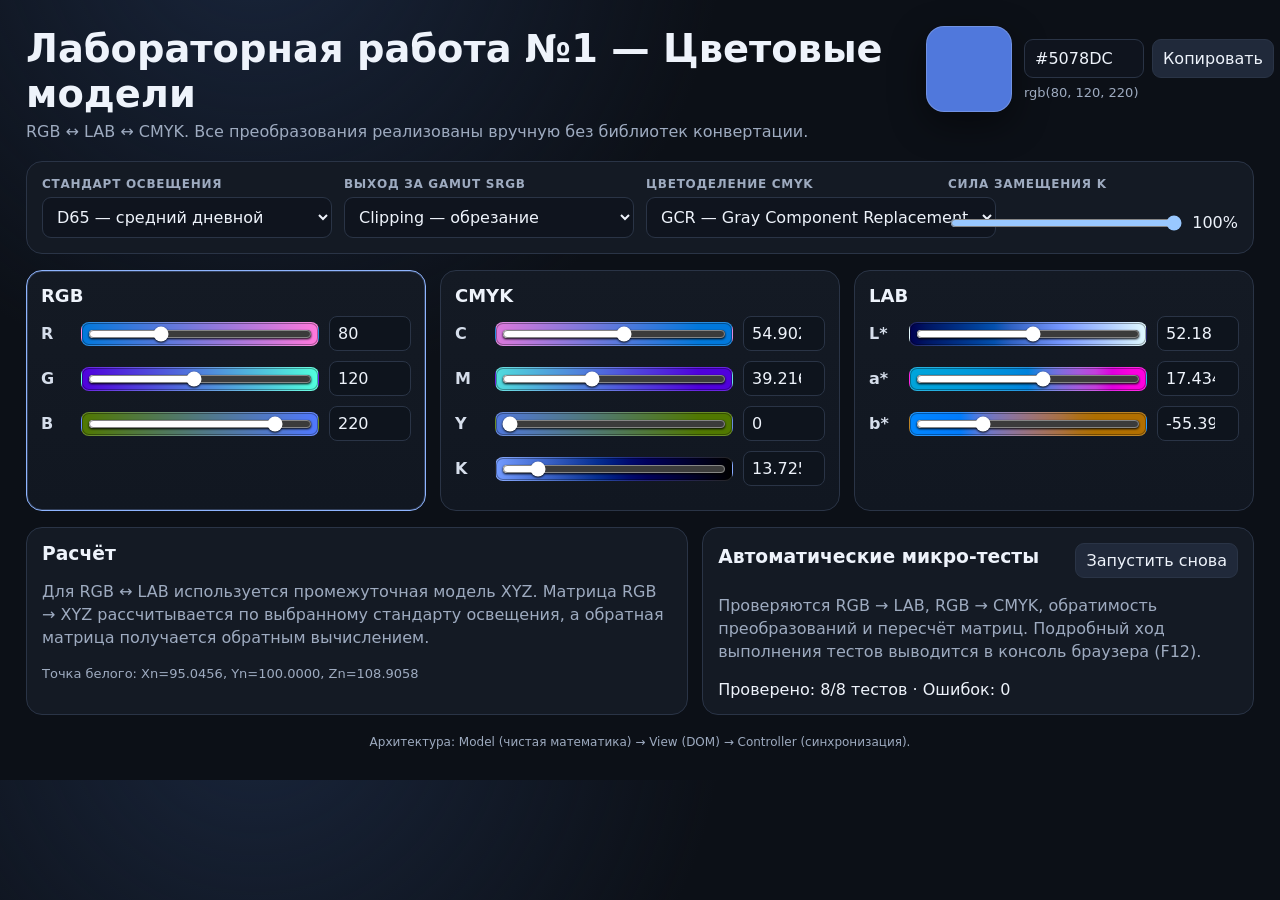
<file: index.html>
<!doctype html><html lang="ru"><head><meta charset="utf-8"><meta name="viewport" content="width=device-width,initial-scale=1"><title>ЛР1 — Цветовые модели</title><link rel="stylesheet" href="css/styles.css"></head><body><main class="app">
<header class="topbar"><div class="title"><h1>Лабораторная работа №1 — Цветовые модели</h1><p>RGB ↔ LAB ↔ CMYK. Все преобразования реализованы вручную без библиотек конвертации.</p></div><div class="preview-panel"><div id="preview" class="preview"></div><div><div class="hex-row"><input id="hex" value="#5078DC" aria-label="HEX"><button id="copy-hex" class="mini-btn">Копировать</button><input id="native-picker" type="color" value="#5078dc" title="Палитра"></div><div id="rgb-label" class="rgb-label"></div></div></div></header>
<section class="controls">
<div class="field"><label for="illuminant">Стандарт освещения</label><select id="illuminant"><option value="D65">D65 — средний дневной</option><option value="D50">D50 — тёплый дневной</option><option value="E">E — равноэнергетический</option></select></div>
<div class="field"><label for="gamut">Выход за gamut sRGB</label><select id="gamut"><option value="clip">Clipping — обрезание</option><option value="scale">Scaling — сжатие цветности</option></select></div>
<div class="field"><label for="cmyk-alg">Цветоделение CMYK</label><select id="cmyk-alg"><option value="GCR">GCR — Gray Component Replacement</option><option value="UCR">UCR — Under Color Removal</option></select></div>
<div class="field"><label for="cmyk-strength">Сила замещения K</label><div class="strength"><input id="cmyk-strength" type="range" min="0" max="100" value="100"><span id="strength-label">100%</span></div></div>
</section>
<div id="warning" class="warning" hidden></div>
<section id="models" class="models" aria-label="Цветовые модели"></section>
<section class="bottom"><article class="info"><h3>Расчёт</h3><p>Для RGB ↔ LAB используется промежуточная модель XYZ. Матрица RGB → XYZ рассчитывается по выбранному стандарту освещения, а обратная матрица получается обратным вычислением.</p><div id="whitepoint" class="whitepoint"></div></article>
<article class="info"><div class="tests-head"><h3>Автоматические микро-тесты</h3><button id="run-tests" class="button">Запустить снова</button></div><p>Проверяются RGB → LAB, RGB → CMYK, обратимость преобразований и пересчёт матриц. Подробный ход выполнения тестов выводится в консоль браузера (F12).</p><div id="test-results"></div></article></section>
<p class="foot">Архитектура: Model (чистая математика) → View (DOM) → Controller (синхронизация).</p>
</main><script src="js/model/color-math.js"></script><script src="js/view/app-view.js"></script><script src="js/controller/app-controller.js"></script><script src="tests/tests.js"></script><script src="js/main.js"></script></body></html>
</file>
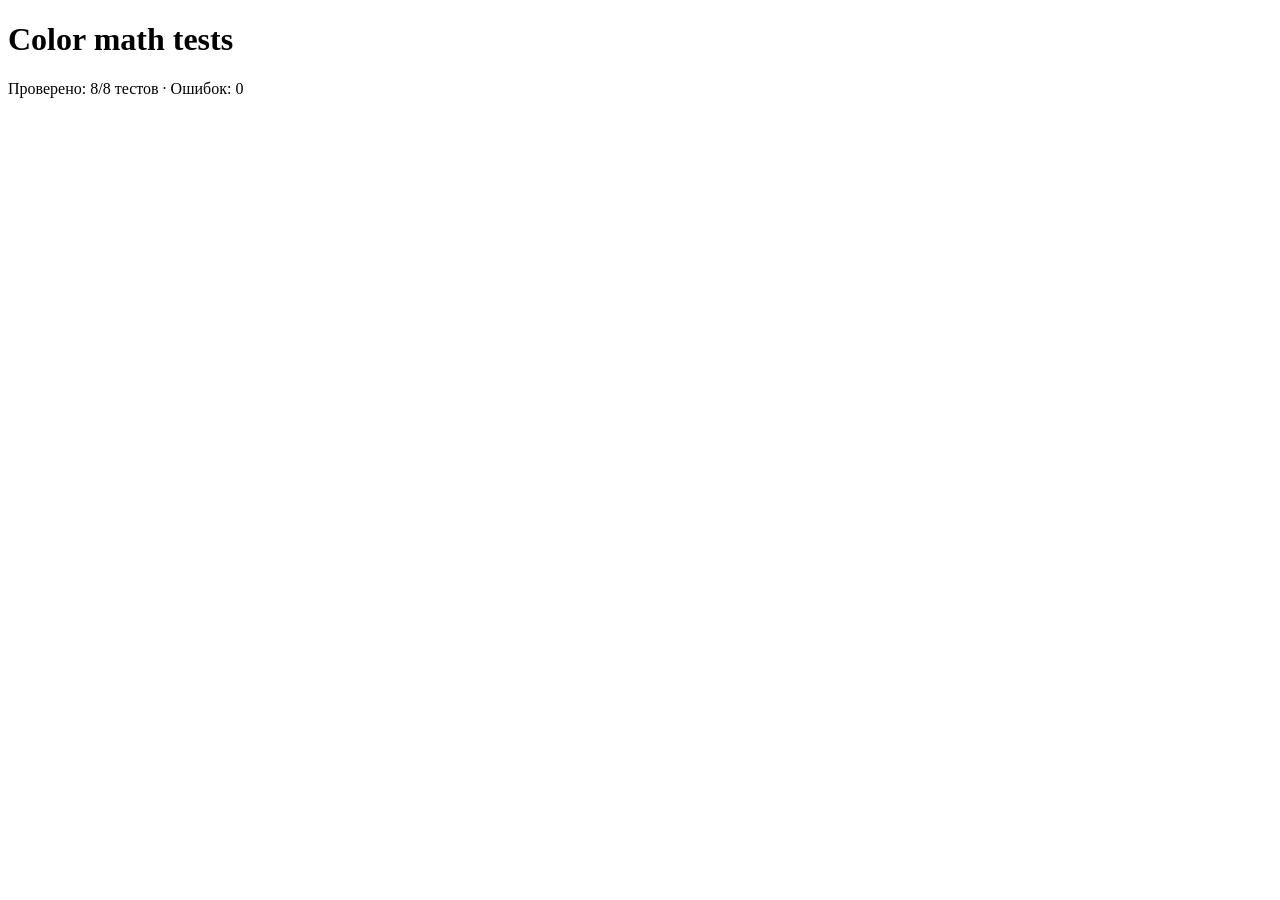
<file: tests/standalone.html>
<!doctype html><html lang="ru"><meta charset="utf-8"><title>Tests</title><body><h1>Color math tests</h1><div id="test-results"></div><script src="../js/model/color-math.js"></script><script src="tests.js"></script><script>runColorTests(true)</script></body></html>
</file>
<file: css/styles.css>
:root {
    --bg: #0c1017;
    --panel: #141a24;
    --panel2: #1b2230;
    --text: #eef3fb;
    --muted: #9eabc0;
    --line: #2a3446;
    --accent: #8fb5ff;
    --good: #65d693;
    --warn: #ffc857;
    --bad: #ff7b7b;
    --current-color: #5078dc;
    color-scheme: dark
}

* {
    box-sizing: border-box
}

body {
    margin: 0;
    font-family: Inter, ui-sans-serif, system-ui, -apple-system, "Segoe UI", sans-serif;
    background: radial-gradient(circle at 20% -10%, #19253b 0, transparent 35%), var(--bg);
    color: var(--text)
}

button,
input,
select {
    font: inherit
}

.app {
    max-width: 1420px;
    margin: auto;
    padding: 26px
}

.topbar {
    display: grid;
    grid-template-columns: 1fr auto;
    gap: 24px;
    align-items: start;
    margin-bottom: 20px
}

.title h1 {
    font-size: clamp(25px, 3vw, 40px);
    margin: 0 0 6px
}

.title p {
    margin: 0;
    color: var(--muted)
}

.preview-panel {
    display: grid;
    grid-template-columns: 86px 230px;
    gap: 12px;
    align-items: center
}

.preview {
    width: 86px;
    height: 86px;
    border-radius: 18px;
    border: 1px solid #ffffff30;
    box-shadow: 0 12px 36px #0007
}

.hex-row {
    display: flex;
    gap: 8px
}

.hex-row input {
    width: 120px
}

.rgb-label {
    color: var(--muted);
    font-size: 13px;
    margin-top: 7px
}

.controls {
    display: grid;
    grid-template-columns: repeat(4, minmax(160px, 1fr));
    gap: 12px;
    background: var(--panel);
    padding: 15px;
    border: 1px solid var(--line);
    border-radius: 16px;
    margin-bottom: 16px
}

.field {
    display: grid;
    gap: 6px
}

.field label {
    font-size: 12px;
    color: var(--muted);
    font-weight: 700;
    text-transform: uppercase;
    letter-spacing: .06em
}

.field select,
.field input[type=number],
.hex-row input {
    background: #0f141e;
    border: 1px solid var(--line);
    color: var(--text);
    border-radius: 9px;
    padding: 9px 10px
}

.strength {
    display: flex;
    align-items: center;
    gap: 8px
}

.strength input {
    width: 100%
}

.warning {
    background: #2b2412;
    border: 1px solid #6a5622;
    color: #ffda80;
    padding: 10px 13px;
    border-radius: 12px;
    margin-bottom: 14px
}

.models {
    display: grid;
    grid-template-columns: repeat(3, minmax(310px, 1fr));
    gap: 14px
}

.model-card {
    background: linear-gradient(180deg, var(--panel), #111721);
    border: 1px solid var(--line);
    border-radius: 16px;
    padding: 14px;
    transition: .15s
}

.model-card.active {
    border-color: var(--accent);
    box-shadow: 0 0 0 1px #8fb5ff40 inset
}

.model-head {
    display: flex;
    align-items: center;
    justify-content: space-between;
    margin-bottom: 9px
}

.model-head h2 {
    margin: 0;
    font-size: 18px
}

.mini-btn,
.button {
    border: 1px solid var(--line);
    background: #20293a;
    color: var(--text);
    border-radius: 9px;
    padding: 7px 10px;
    cursor: pointer
}

.mini-btn:hover,
.button:hover {
    border-color: #53647f
}

.channel {
    display: grid;
    grid-template-columns: 30px minmax(100px, 1fr) 82px;
    gap: 10px;
    align-items: center;
    margin: 10px 0
}

.channel label {
    font-weight: 700;
    color: #d6deeb
}

.number {
    width: 100%;
    background: #0e141d;
    color: var(--text);
    border: 1px solid var(--line);
    border-radius: 8px;
    padding: 7px 8px
}

.slider-wrap {
    height: 24px;
    border-radius: 8px;
    padding: 0 4px;
    border: 1px solid #ffffff25;
    display: flex;
    align-items: center;
    box-shadow: inset 0 0 0 1px #0005
}

.slider-wrap {
    overflow: hidden;
}

.slider-wrap input {
    width: 100%;
    accent-color: white;
    filter: drop-shadow(0 1px 1px #000)
}

.bottom {
    display: grid;
    grid-template-columns: 1.2fr 1fr;
    gap: 14px;
    margin-top: 16px
}

.info {
    background: var(--panel);
    border: 1px solid var(--line);
    border-radius: 16px;
    padding: 15px
}

.info h3 {
    margin: 0 0 8px
}

.info p,
.info li {
    color: var(--muted);
    line-height: 1.45
}

.matrix-grid {
    display: grid;
    grid-template-columns: 1fr 1fr;
    gap: 10px
}

.matrix {
    background: #0d131c;
    border: 1px solid var(--line);
    border-radius: 10px;
    padding: 10px;
    overflow: auto
}

.matrix b {
    display: block;
    margin-bottom: 7px
}

.matrix pre {
    margin: 0;
    color: #d6e3ff;
    font-size: 12px
}

.whitepoint {
    font-size: 13px;
    color: var(--muted);
    margin-top: 10px
}

.tests-head {
    display: flex;
    justify-content: space-between;
    gap: 12px;
    align-items: center
}

.test {
    padding: 5px 0;
    border-bottom: 1px solid #ffffff0d;
    font-size: 13px
}

.test.ok {
    color: var(--good)
}

.test.bad {
    color: var(--bad)
}

.foot {
    color: var(--muted);
    text-align: center;
    font-size: 12px;
    margin: 20px 0 5px
}

@media(max-width:1000px) {
    .models {
        grid-template-columns: repeat(2, 1fr)
    }

    .controls {
        grid-template-columns: repeat(2, 1fr)
    }

    .bottom {
        grid-template-columns: 1fr
    }

    .topbar {
        grid-template-columns: 1fr
    }

    .preview-panel {
        grid-template-columns: 86px 1fr
    }
}

@media(max-width:650px) {
    .app {
        padding: 14px
    }

    .models,
    .controls {
        grid-template-columns: 1fr
    }

    .channel {
        grid-template-columns: 28px 1fr 76px
    }

    .matrix-grid {
        grid-template-columns: 1fr
    }
}
</file>
